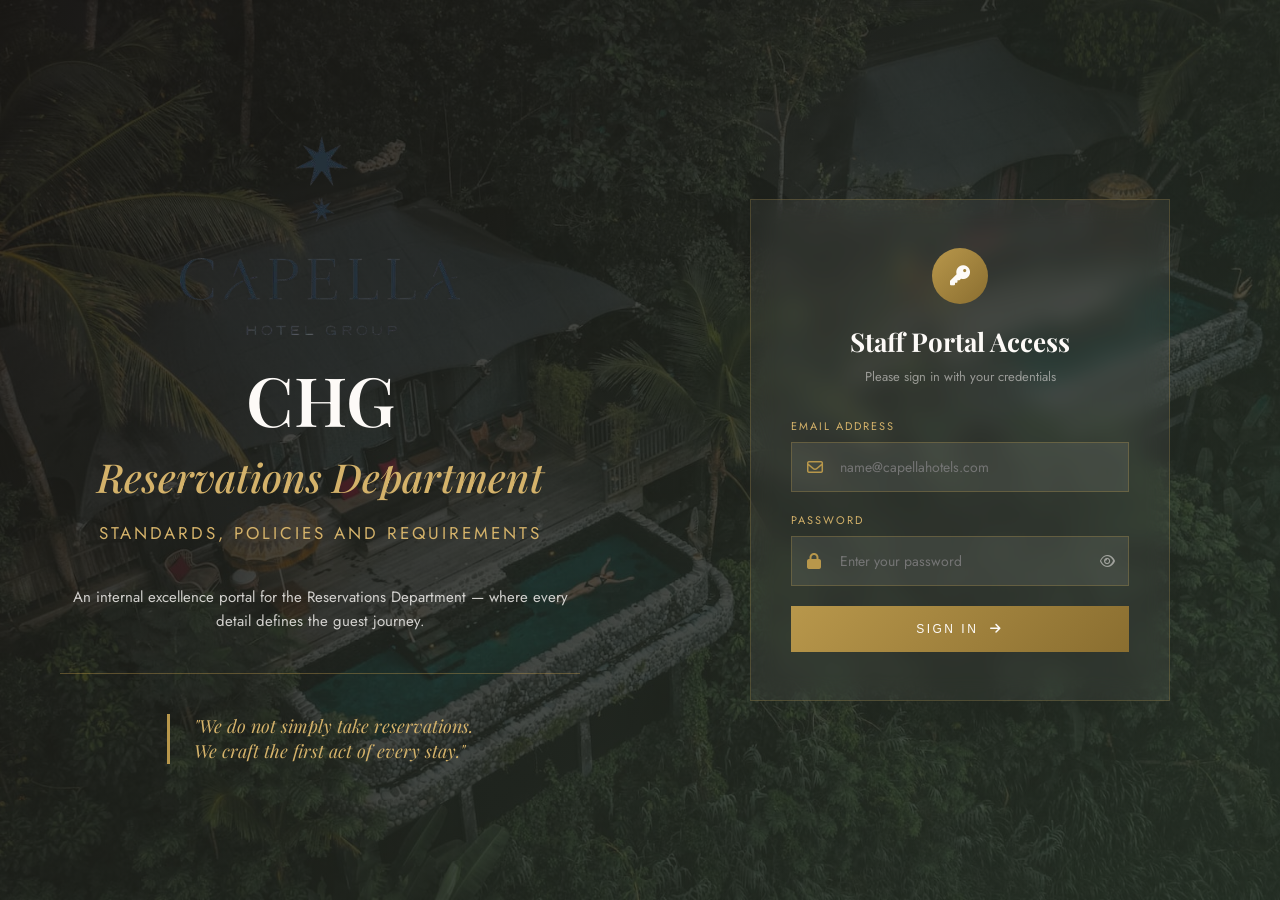
<file: Capella Ubud Bali Website/index.html>
<!DOCTYPE html>
<html lang="en">
<head>
  <meta charset="UTF-8" />
  <meta name="viewport" content="width=device-width, initial-scale=1.0"/>
  <title>CHG Reservations Standards – Login</title>
  <link href="https://fonts.googleapis.com/css2?family=Playfair+Display:ital,wght@0,400;0,500;0,600;1,400&family=Cormorant+Garamond:ital,wght@0,300;0,400;1,300&family=Jost:wght@300;400;500;600;700&display=swap" rel="stylesheet"/>
  <link rel="stylesheet" href="https://cdnjs.cloudflare.com/ajax/libs/font-awesome/6.5.0/css/all.min.css"/>
  <style>
    :root {
      --gold: #B8974B;
      --gold-light: #D4B26A;
      --gold-deep: #8A6E30;
      --white: #FDFAF7;
      --font-serif: 'Playfair Display', serif;
      --font-body: 'Jost', sans-serif;
    }

    * {
      margin: 0;
      padding: 0;
      box-sizing: border-box;
    }

    body.login-body {
      min-height: 100vh;
      overflow-y: auto;
      overflow-x: hidden;
      font-family: var(--font-body);
    }

    /* BACKGROUND */
    .login-bg {
      position: fixed;
      inset: 0;
      z-index: 0;
      background: url('logo/Backgroup-Index.jpg') center/cover no-repeat;
    }
    .login-bg-overlay {
      position: absolute;
      inset: 0;
      background: linear-gradient(135deg, rgba(26,22,20,0.85) 0%, rgba(42,51,40,0.8) 100%);
    }

    .login-wrapper {
      position: relative;
      z-index: 1;
      display: flex;
      min-height: 100vh;
      flex-wrap: wrap;
    }

    /* LEFT PANEL & RIGHT PANEL SAMA LEBAR */
    .login-brand-panel,
    .login-form-panel {
      flex: 1;
      display: flex;
      align-items: center;
      justify-content: center;
      padding: 60px;
      min-height: 100vh;
    }

    /* LEFT PANEL */
    .login-brand-content {
      max-width: 550px;
      width: 100%;
      text-align: center;
    }

    /* LOGO */
    .login-logo-top {
      margin-bottom: 30px;
      display: flex;
      justify-content: center;
    }
    .login-capella-logo {
      width: 280px;
      max-width: 80%;
      height: auto;
      object-fit: contain;
    }

    /* TULISAN */
    .big-chg {
      font-size: 68px;
      font-weight: 600;
      color: var(--white);
      font-family: var(--font-serif);
      line-height: 1;
      margin-bottom: 20px;
    }
    .big-dept {
      font-size: 40px;
      font-weight: 500;
      color: var(--gold-light);
      font-family: var(--font-serif);
      font-style: italic;
      line-height: 1.2;
      margin-bottom: 20px;
    }
    .big-standards {
      font-size: 17px;
      color: var(--gold-light);
      letter-spacing: 3px;
      text-transform: uppercase;
      font-family: var(--font-body);
      margin-bottom: 40px;
    }
    .big-sub {
      font-size: 15px;
      line-height: 1.6;
      color: rgba(253,250,247,0.8);
      margin-bottom: 40px;
    }
    .big-divider {
      height: 1px;
      background: rgba(184,151,75,0.4);
      margin-bottom: 40px;
    }
    .big-quote {
      font-family: var(--font-serif);
      font-style: italic;
      font-size: 18px;
      line-height: 1.4;
      color: var(--gold-light);
      border-left: 3px solid var(--gold);
      padding-left: 24px;
      display: inline-block;
      text-align: left;
    }

    /* RIGHT PANEL - LOGIN FORM */
    .login-form-card {
      width: 100%;
      max-width: 420px;
      background: rgba(253,250,247,0.05);
      border: 1px solid rgba(184,151,75,0.25);
      padding: 48px 40px;
      backdrop-filter: blur(12px);
    }
    .login-form-header {
      text-align: center;
      margin-bottom: 32px;
    }
    .login-logo-badge {
      width: 56px;
      height: 56px;
      border-radius: 50%;
      background: linear-gradient(135deg, var(--gold), var(--gold-deep));
      display: flex;
      align-items: center;
      justify-content: center;
      margin: 0 auto 20px;
      color: var(--white);
      font-size: 20px;
    }
    .login-form-title {
      font-size: 26px;
      color: var(--white);
      font-family: var(--font-serif);
      margin-bottom: 8px;
    }
    .login-form-sub {
      font-size: 13px;
      color: rgba(253,250,247,0.5);
    }
    .login-error {
      background: rgba(200,60,60,0.2);
      border: 1px solid rgba(200,60,60,0.5);
      padding: 12px;
      margin-bottom: 20px;
      color: #ff8a8a;
      font-size: 13px;
      display: flex;
      align-items: center;
      gap: 10px;
    }
    .form-group {
      display: flex;
      flex-direction: column;
      gap: 8px;
      margin-bottom: 20px;
    }
    .form-group label {
      font-size: 11px;
      letter-spacing: 2px;
      color: var(--gold-light);
      text-transform: uppercase;
    }
    .input-wrapper {
      position: relative;
    }
    .input-wrapper input {
      width: 100%;
      background: rgba(253,250,247,0.08);
      border: 1px solid rgba(184,151,75,0.3);
      padding: 14px 48px;
      color: var(--white);
      font-family: var(--font-body);
      font-size: 14px;
      outline: none;
    }
    .input-wrapper input:focus {
      border-color: var(--gold);
    }
    .input-icon {
      position: absolute;
      left: 16px;
      top: 50%;
      transform: translateY(-50%);
      color: var(--gold);
    }
    .toggle-pw {
      position: absolute;
      right: 14px;
      top: 50%;
      transform: translateY(-50%);
      color: rgba(253,250,247,0.5);
      background: none;
      border: none;
      cursor: pointer;
    }
    .login-btn {
      width: 100%;
      background: linear-gradient(135deg, var(--gold), var(--gold-deep));
      color: var(--white);
      padding: 16px;
      font-size: 12px;
      letter-spacing: 2.5px;
      text-transform: uppercase;
      display: flex;
      align-items: center;
      justify-content: center;
      gap: 12px;
      border: none;
      cursor: pointer;
      margin-top: 8px;
    }
    .login-btn:hover {
      opacity: 0.9;
    }

    @media (max-width: 900px) {
      .login-wrapper {
        flex-direction: column;
      }
      .login-brand-panel,
      .login-form-panel {
        min-height: auto;
        padding: 40px;
      }
      .login-brand-content {
        text-align: center;
      }
      .big-quote {
        text-align: left;
      }
      .login-capella-logo {
        width: 200px;
      }
      .big-chg {
        font-size: 52px;
      }
      .big-dept {
        font-size: 32px;
      }
    }
  </style>
</head>
<body class="login-body">

  <div class="login-bg">
    <div class="login-bg-overlay"></div>
  </div>

  <div class="login-wrapper">

    <!-- LEFT PANEL -->
    <div class="login-brand-panel">
      <div class="login-brand-content">
        
        <div class="login-logo-top">
          <img src="logo/logo-capella.png" alt="Capella Hotel Group" class="login-capella-logo">
        </div>

        <div class="login-big-text">
          <div class="big-chg">CHG</div>
          <div class="big-dept">Reservations Department</div>
          <div class="big-standards">Standards, Policies and Requirements</div>
          <div class="big-sub">An internal excellence portal for the Reservations Department — where every detail defines the guest journey.</div>
          <div class="big-divider"></div>
          <div class="big-quote">"We do not simply take reservations.<br/>We craft the first act of every stay."</div>
        </div>

      </div>
    </div>

    <!-- RIGHT PANEL - LOGIN FORM -->
    <div class="login-form-panel">
      <div class="login-form-card">
        <div class="login-form-header">
          <div class="login-logo-badge">
            <i class="fa-solid fa-key"></i>
          </div>
          <h2 class="login-form-title">Staff Portal Access</h2>
          <p class="login-form-sub">Please sign in with your credentials</p>
        </div>

        <div id="loginError" class="login-error" style="display:none;">
          <i class="fa-solid fa-circle-exclamation"></i>
          <span id="loginErrorMsg"></span>
        </div>

        <div class="login-form-body">
          <div class="form-group">
            <label for="loginEmail">Email Address</label>
            <div class="input-wrapper">
              <i class="fa-regular fa-envelope input-icon"></i>
              <input type="email" id="loginEmail" placeholder="name@capellahotels.com"/>
            </div>
          </div>

          <div class="form-group">
            <label for="loginPassword">Password</label>
            <div class="input-wrapper">
              <i class="fa-solid fa-lock input-icon"></i>
              <input type="password" id="loginPassword" placeholder="Enter your password"/>
              <button class="toggle-pw" type="button" onclick="togglePassword()">
                <i class="fa-regular fa-eye" id="pwEyeIcon"></i>
              </button>
            </div>
          </div>

          <button class="login-btn" onclick="handleLogin()">
            <span>Sign In</span>
            <i class="fa-solid fa-arrow-right"></i>
          </button>
        </div>

      </div>
    </div>

  </div>

  <script>
    const VALID_EMAIL_DOMAIN = '@capellahotels.com';
    const VALID_PASSWORD = 'aptx4869';
    const SESSION_KEY = 'chg_auth_session';

    function handleLogin() {
      const email = document.getElementById('loginEmail').value.trim().toLowerCase();
      const password = document.getElementById('loginPassword').value;
      const errorBox = document.getElementById('loginError');
      const errorMsg = document.getElementById('loginErrorMsg');

      errorBox.style.display = 'none';

      if (!email || !password) {
        errorMsg.textContent = 'Please enter both email and password.';
        errorBox.style.display = 'flex';
        return;
      }

      if (!email.endsWith(VALID_EMAIL_DOMAIN)) {
        errorMsg.textContent = 'Access restricted to @capellahotels.com email addresses only.';
        errorBox.style.display = 'flex';
        return;
      }

      if (password !== VALID_PASSWORD) {
        errorMsg.textContent = 'Incorrect password. Please try again.';
        errorBox.style.display = 'flex';
        return;
      }

      localStorage.setItem(SESSION_KEY, JSON.stringify({ email, loginTime: Date.now() }));
      window.location.href = 'home.html';
    }

    function togglePassword() {
      const input = document.getElementById('loginPassword');
      const icon = document.getElementById('pwEyeIcon');
      const isHidden = input.type === 'password';
      input.type = isHidden ? 'text' : 'password';
      icon.className = isHidden ? 'fa-regular fa-eye-slash' : 'fa-regular fa-eye';
    }
  </script>
</body>
</html>
</file>
<file: Capella Ubud Bali Website/style.css>
/* ============================================================
   CHG Reservations Standards — style.css
   Capella Ubud, Bali | Internal Portal
   Version: FINAL
   ============================================================ */

/* ─── CSS Variables ─────────────────────────────────────── */
:root {
  --gold:       #B8974B;
  --gold-light: #D4B26A;
  --gold-pale:  #F5EDD8;
  --gold-deep:  #8A6E30;
  --ink:        #1A1614;
  --ink-mid:    #3D3530;
  --ink-soft:   #5C5248;
  --sand:       #F7F3ED;
  --sand-deep:  #EDE5D8;
  --stone:      #C8BEB4;
  --white:      #FDFAF7;
  --green-mist: #3D4A3A;
  --green-deep: #2A3328;

  --font-serif:  'Playfair Display', 'Cormorant Garamond', Georgia, serif;
  --font-body:   'Jost', 'Helvetica Neue', sans-serif;

  --nav-h:  72px;
  --shadow: 0 8px 32px rgba(26,22,20,0.08);
  --shadow-lg: 0 20px 40px rgba(26,22,20,0.12);
}

/* ─── Reset ─────────────────────────────────────────────── */
*, *::before, *::after { box-sizing: border-box; margin: 0; padding: 0; }
html { scroll-behavior: smooth; }
body { 
  font-family: var(--font-body); 
  color: var(--ink); 
  background: var(--white); 
  -webkit-font-smoothing: antialiased;
  line-height: 1.6;
}
a { text-decoration: none; color: inherit; }
ul { list-style: none; }
img { display: block; width: 100%; }
button { cursor: pointer; border: none; background: none; font-family: inherit; }

/* ─── Typography ─────────────────────────────────────────── */
h1, h2, h3, h4 { font-family: var(--font-serif); font-weight: 500; line-height: 1.2; letter-spacing: -0.02em; }
p { line-height: 1.7; color: var(--ink-soft); }
em { font-style: italic; color: var(--gold); }

/* ─── Layout Utilities — FULL WIDTH ─────────────────────── */
.container { 
  max-width: 1400px; 
  margin: 0 auto; 
  padding: 0 60px; 
}
.container.narrow { 
  max-width: 1200px; 
}

@media (max-width: 1024px) { 
  .container { padding: 0 40px; } 
}
@media (max-width: 768px) { 
  .container { padding: 0 24px; } 
}

/* ============================================================
   LOGIN PAGE
   ============================================================ */
.login-body { min-height: 100vh; overflow: hidden; background: var(--green-deep); }

.login-bg {
  position: fixed; inset: 0; z-index: 0;
  background: url('https://images.unsplash.com/photo-1570737209810-87a8e7245f88?w=1600&q=80') center/cover no-repeat;
}
.login-bg-overlay {
  position: absolute; inset: 0;
  background: linear-gradient(135deg, rgba(26,22,20,0.92) 0%, rgba(42,51,40,0.85) 100%);
}
.login-bg-gradient {
  position: absolute; inset: 0;
  background: radial-gradient(ellipse at 30% 50%, rgba(184,151,75,0.12) 0%, transparent 60%);
}

.login-wrapper {
  position: relative; z-index: 1;
  display: flex; min-height: 100vh;
}

.login-brand-panel {
  flex: 1; display: flex; align-items: center; justify-content: center;
  padding: 60px 50px; border-right: 1px solid rgba(184,151,75,0.2);
}
.login-brand-content { max-width: 420px; color: var(--white); }
.login-ornament {
  display: flex; align-items: center; gap: 12px; margin-bottom: 24px;
}
.ornament-line { flex: 1; height: 1px; background: var(--gold); opacity: 0.6; }
.ornament-icon { color: var(--gold); font-size: 14px; }
.login-property-label {
  font-family: var(--font-body); font-size: 11px; letter-spacing: 4px;
  color: var(--gold-light); margin-bottom: 20px; font-weight: 400;
}
.login-brand-title {
  font-size: clamp(40px, 5vw, 64px); font-weight: 400; line-height: 1.1;
  color: var(--white); margin-bottom: 24px;
}
.login-brand-title em { color: var(--gold-light); display: block; }
.login-brand-sub {
  font-size: 15px; line-height: 1.7; color: rgba(253,250,247,0.65);
  margin-bottom: 32px;
}
.login-brand-divider { height: 1px; background: rgba(184,151,75,0.3); margin-bottom: 32px; }
.login-brand-quote {
  font-family: var(--font-serif); font-style: italic;
  font-size: 16px; line-height: 1.7; color: var(--gold-light);
  border-left: 2px solid var(--gold); padding-left: 20px;
}

.login-form-panel {
  width: 440px; display: flex; align-items: center; justify-content: center;
  padding: 40px 40px;
}
.login-form-card {
  width: 100%; background: rgba(253,250,247,0.04);
  border: 1px solid rgba(184,151,75,0.2);
  padding: 48px 40px; backdrop-filter: blur(20px);
  animation: fadeUp 0.8s ease forwards;
}
@keyframes fadeUp {
  from { opacity: 0; transform: translateY(30px); }
  to   { opacity: 1; transform: translateY(0); }
}
.login-form-header { text-align: center; margin-bottom: 32px; }
.login-logo-badge {
  width: 56px; height: 56px; border-radius: 50%;
  background: linear-gradient(135deg, var(--gold), var(--gold-deep));
  display: flex; align-items: center; justify-content: center;
  margin: 0 auto 20px; color: var(--white); font-size: 20px;
}
.login-form-title { font-size: 26px; color: var(--white); margin-bottom: 8px; }
.login-form-sub { font-size: 13px; color: rgba(253,250,247,0.5); letter-spacing: 1px; }

.login-error {
  background: rgba(200, 60, 60, 0.15); border: 1px solid rgba(200,60,60,0.4);
  padding: 12px 16px; margin-bottom: 20px; color: #ff8a8a;
  font-size: 13px; display: flex; align-items: center; gap: 10px;
}

.login-form-body { display: flex; flex-direction: column; gap: 20px; }
.form-group { display: flex; flex-direction: column; gap: 8px; }
.form-group label {
  font-size: 11px; letter-spacing: 2px; color: var(--gold-light);
  text-transform: uppercase; font-weight: 400;
}
.input-wrapper { position: relative; }
.input-wrapper input {
  width: 100%; background: rgba(253,250,247,0.07);
  border: 1px solid rgba(184,151,75,0.25);
  padding: 14px 48px; color: var(--white);
  font-family: var(--font-body); font-size: 14px;
  transition: border-color 0.3s, background 0.3s;
  outline: none;
}
.input-wrapper input:focus {
  border-color: var(--gold); background: rgba(184,151,75,0.08);
}
.input-icon {
  position: absolute; left: 16px; top: 50%; transform: translateY(-50%);
  color: var(--gold); font-size: 14px;
}
.toggle-pw {
  position: absolute; right: 14px; top: 50%; transform: translateY(-50%);
  color: rgba(253,250,247,0.4); font-size: 14px;
}
.toggle-pw:hover { color: var(--gold); }

.login-btn {
  margin-top: 8px; width: 100%;
  background: linear-gradient(135deg, var(--gold), var(--gold-deep));
  color: var(--white); padding: 16px 32px;
  font-family: var(--font-body); font-size: 12px;
  letter-spacing: 2.5px; text-transform: uppercase;
  display: flex; align-items: center; justify-content: center; gap: 12px;
  transition: opacity 0.3s, transform 0.2s;
}
.login-btn:hover { opacity: 0.88; transform: translateY(-1px); }

.login-form-footer {
  margin-top: 28px; text-align: center;
  font-size: 11px; color: rgba(253,250,247,0.3); letter-spacing: 1px;
  display: flex; flex-direction: column; gap: 6px;
}
.login-form-footer i { margin-right: 6px; color: var(--gold); }

@media (max-width: 960px) {
  .login-brand-panel { display: none; }
  .login-form-panel { width: 100%; padding: 40px 24px; }
}

/* ============================================================
   NAVIGATION
   ============================================================ */
.navbar {
  position: fixed; top: 0; left: 0; right: 0; z-index: 1000;
  height: var(--nav-h); background: var(--ink);
  border-bottom: 1px solid rgba(184,151,75,0.15);
  transition: box-shadow 0.3s;
}
.navbar.scrolled { box-shadow: 0 4px 20px rgba(26,22,20,0.3); }

.nav-inner {
  max-width: 1400px; margin: 0 auto; padding: 0 60px;
  height: 100%; display: flex; align-items: center; justify-content: space-between;
}
@media (max-width: 1024px) { .nav-inner { padding: 0 40px; } }
@media (max-width: 768px) { .nav-inner { padding: 0 24px; } }

.nav-logo {
  display: flex; align-items: center; gap: 10px;
  font-family: var(--font-body); font-size: 13px; letter-spacing: 2px;
  color: var(--white); text-transform: uppercase;
}
.nav-logo-mark { color: var(--gold); font-size: 16px; }
.nav-logo-text em { font-style: italic; color: var(--gold-light); font-family: var(--font-serif); }

.nav-menu {
  display: flex; align-items: center; gap: 4px;
}
.nav-link {
  font-size: 11px; letter-spacing: 1.5px; text-transform: uppercase;
  color: rgba(253,250,247,0.6); padding: 8px 16px;
  transition: color 0.2s;
  display: flex; align-items: center; gap: 6px;
}
.nav-link i { font-size: 10px; }
.nav-link:hover, .nav-link.active { color: var(--gold-light); }
.nav-logout {
  font-size: 11px; letter-spacing: 1.5px; text-transform: uppercase;
  color: rgba(253,250,247,0.5); padding: 8px 16px;
  border: 1px solid rgba(184,151,75,0.3); margin-left: 8px;
  transition: all 0.2s; display: flex; align-items: center; gap: 6px;
}
.nav-logout:hover { color: var(--gold); border-color: var(--gold); }

.nav-toggle {
  display: none; color: var(--white); font-size: 18px; padding: 8px;
}

@media (max-width: 1100px) {
  .nav-toggle { display: block; }
  .nav-menu {
    display: none; position: absolute; top: var(--nav-h); left: 0; right: 0;
    background: var(--ink); flex-direction: column; padding: 16px 0;
    border-top: 1px solid rgba(184,151,75,0.15); gap: 0;
  }
  .nav-menu.open { display: flex; }
  .nav-link { padding: 12px 24px; width: 100%; }
  .nav-logout { margin: 8px 24px; width: calc(100% - 48px); justify-content: center; }
}

/* ============================================================
   HERO (homepage) — DENGAN LOGO & TULISAN BESAR
   ============================================================ */
.hero {
  position: relative; height: 100vh; min-height: 680px;
  display: flex; align-items: center; justify-content: center;
  overflow: hidden;
}
.hero-bg {
  position: absolute; inset: 0;
  background: url('https://images.unsplash.com/photo-1540541338287-41700207dee6?w=1800&q=80') center/cover no-repeat;
}
.hero-overlay {
  position: absolute; inset: 0;
  background: linear-gradient(160deg, rgba(26,22,20,0.7) 0%, rgba(42,51,40,0.6) 100%);
}
.hero-content {
  position: relative; z-index: 2; text-align: center;
  padding: 0 24px;
  animation: heroReveal 1s ease forwards;
}
@keyframes heroReveal {
  from { opacity: 0; transform: translateY(40px); }
  to   { opacity: 1; transform: translateY(0); }
}

/* LOGO CAPELLA DI HERO */
.hero-logo {
  margin-bottom: 24px;
  display: flex;
  justify-content: center;
  align-items: center;
}
.hero-capella-logo {
  height: 80px;
  width: auto;
  object-fit: contain;
  filter: brightness(0) invert(1);
}

/* TULISAN RESERVATIONS DEPARTMENT - BESAR */
.hero-title {
  font-size: clamp(56px, 8vw, 98px);
  font-weight: 500;
  color: var(--white);
  line-height: 1.1;
  margin-bottom: 16px;
  letter-spacing: -0.02em;
}
.hero-title em {
  color: var(--gold-light);
  font-style: italic;
  font-weight: 400;
}

/* SUBTITLE STANDARDS, POLICIES AND REQUIREMENTS - BESAR */
.hero-subtitle {
  font-size: clamp(18px, 2.5vw, 24px);
  color: var(--gold-light);
  letter-spacing: 2px;
  text-transform: uppercase;
  margin-bottom: 40px;
  font-weight: 300;
  font-family: var(--font-body);
}

/* CTA BUTTON */
.hero-cta {
  display: inline-flex; align-items: center; gap: 12px;
  background: linear-gradient(135deg, var(--gold), var(--gold-deep));
  color: var(--white); padding: 16px 40px;
  font-size: 11px; letter-spacing: 2.5px; text-transform: uppercase;
  transition: opacity 0.3s, transform 0.2s;
}
.hero-cta:hover { opacity: 0.85; transform: translateY(-2px); }

/* SCROLL HINT - DAYU WIDYANTINI */
.hero-scroll-hint {
  position: absolute; bottom: 40px; left: 50%; transform: translateX(-50%);
  display: flex; flex-direction: column; align-items: center; gap: 8px;
  color: rgba(253,250,247,0.4); font-size: 10px; letter-spacing: 3px;
}
.hero-scroll-hint span {
  font-size: 11px;
  letter-spacing: 2px;
  text-transform: uppercase;
  color: var(--gold-light);
  font-weight: 300;
}
.scroll-line {
  width: 1px; height: 40px;
  background: linear-gradient(to bottom, var(--gold), transparent);
  animation: scrollPulse 2s infinite;
}
@keyframes scrollPulse {
  0%, 100% { opacity: 0.5; transform: scaleY(0.8); }
  50% { opacity: 1; transform: scaleY(1); }
}

/* ─── Welcome Strip ──────────────────────────────────────── */
.welcome-strip {
  background: var(--ink); padding: 20px 0;
  border-bottom: 1px solid rgba(184,151,75,0.15);
}
.welcome-strip-inner {
  display: flex; align-items: center; justify-content: center; gap: 40px;
  flex-wrap: wrap;
}
.strip-item {
  display: flex; align-items: center; gap: 10px;
  font-size: 11px; letter-spacing: 2px; text-transform: uppercase;
  color: rgba(253,250,247,0.55);
}
.strip-item i { color: var(--gold); }
.strip-divider { width: 1px; height: 20px; background: rgba(184,151,75,0.3); }
@media (max-width: 600px) { .strip-divider { display: none; } }

/* ─── Welcome Section ───────────────────────────────────── */
.section-welcome { padding: 100px 0; background: var(--sand); }
.welcome-grid {
  display: grid; grid-template-columns: 1fr 1fr; gap: 80px; align-items: center;
}
@media (max-width: 900px) { .welcome-grid { grid-template-columns: 1fr; gap: 48px; } }

.section-eyebrow {
  font-size: 12px; letter-spacing: 3px; text-transform: uppercase;
  color: var(--gold); margin-bottom: 16px;
}
.section-title {
  font-size: clamp(32px, 4vw, 48px); color: var(--ink);
  margin-bottom: 24px; line-height: 1.2;
}
.section-body { margin-bottom: 20px; font-size: 16px; }
.welcome-stat-row { display: flex; gap: 48px; margin-top: 40px; }
.welcome-stat { display: flex; flex-direction: column; gap: 4px; }
.stat-num { font-family: var(--font-serif); font-size: 42px; color: var(--gold); font-weight: 500; }
.stat-label { font-size: 12px; letter-spacing: 1.5px; text-transform: uppercase; color: var(--ink-soft); }

.welcome-image-block { position: relative; }
.welcome-image-frame {
  position: relative; overflow: hidden; border-radius: 4px;
}
.welcome-image-frame img { height: 480px; object-fit: cover; transition: transform 0.6s ease; }
.welcome-image-frame:hover img { transform: scale(1.02); }
.image-caption {
  position: absolute; bottom: 0; left: 0; right: 0;
  background: linear-gradient(to top, rgba(26,22,20,0.8), transparent);
  color: var(--gold-light); font-size: 12px; letter-spacing: 2px;
  text-transform: uppercase; padding: 24px 20px 16px;
}
.welcome-image-accent {
  position: absolute; bottom: -12px; right: -12px;
  width: 80%; height: 80%; border: 1px solid rgba(184,151,75,0.3);
  z-index: -1;
}

/* ─── Navigation Cards ──────────────────────────────────── */
.section-cards { padding: 100px 0; background: var(--white); }
.section-header.center { text-align: center; margin-bottom: 60px; }
.title-ornament {
  width: 60px; height: 2px; background: var(--gold);
  margin: 20px auto 0;
}
.cards-grid {
  display: grid; grid-template-columns: repeat(3, 1fr); gap: 32px;
}
@media (max-width: 1024px) { .cards-grid { grid-template-columns: repeat(2, 1fr); } }
@media (max-width: 640px) { .cards-grid { grid-template-columns: 1fr; } }

.nav-card {
  background: var(--white); padding: 32px;
  border: 1px solid var(--sand-deep);
  transition: all 0.3s ease;
}
.nav-card:hover {
  border-color: var(--gold-light);
  box-shadow: var(--shadow-lg);
  transform: translateY(-4px);
}
.nav-card-icon { font-size: 28px; color: var(--gold); margin-bottom: 20px; }
.nav-card-body h3 { font-size: 20px; color: var(--ink); margin-bottom: 12px; }
.nav-card-body p { font-size: 14px; color: var(--ink-soft); line-height: 1.6; }
.nav-card-arrow {
  margin-top: 24px; color: var(--gold); font-size: 14px;
  transition: transform 0.2s;
}
.nav-card:hover .nav-card-arrow { transform: translateX(6px); }

/* ─── Quote Banner ───────────────────────────────────────── */
.quote-banner {
  background: var(--ink); padding: 80px 0;
}
.quote-inner { text-align: center; max-width: 800px; margin: 0 auto; }
.quote-mark {
  font-family: var(--font-serif); font-size: 80px; color: var(--gold);
  opacity: 0.4; line-height: 0.6; margin-bottom: 20px;
}
.quote-inner blockquote {
  font-family: var(--font-serif); font-style: italic;
  font-size: clamp(20px, 3vw, 28px); color: var(--white);
  line-height: 1.5; margin-bottom: 20px;
}
.quote-inner cite { font-size: 12px; letter-spacing: 2px; color: var(--gold-light); text-transform: uppercase; }

/* ─── Footer ─────────────────────────────────────────────── */
.footer {
  background: var(--ink); padding: 60px 0 40px;
  border-top: 1px solid rgba(184,151,75,0.15);
}
.footer-inner { text-align: center; }
.footer-brand {
  display: flex; align-items: center; justify-content: center; gap: 10px;
  margin-bottom: 16px;
}
.footer-logo-icon { color: var(--gold); font-size: 18px; }
.footer-logo-text { font-size: 13px; letter-spacing: 2px; text-transform: uppercase; color: var(--white); }
.footer-logo-text em { color: var(--gold-light); }
.footer-property { font-size: 12px; color: var(--gold-light); letter-spacing: 2px; text-transform: uppercase; margin-bottom: 12px; }
.footer-note { font-size: 11px; color: rgba(253,250,247,0.3); margin-bottom: 8px; }
.footer-copy { font-size: 11px; color: rgba(253,250,247,0.25); }

/* ============================================================
   INNER PAGES
   ============================================================ */
.inner-page { padding-top: var(--nav-h); }

.page-hero {
  position: relative; height: 280px;
  display: flex; align-items: center; justify-content: center;
  overflow: hidden; background: var(--green-deep);
}
.page-hero-overlay {
  position: absolute; inset: 0;
  background: linear-gradient(160deg, rgba(26,22,20,0.85) 0%, rgba(42,51,40,0.8) 100%);
}
.page-hero-content { position: relative; z-index: 2; text-align: center; }
.ornament-row { display: flex; align-items: center; justify-content: center; gap: 20px; margin-bottom: 16px; }
.ornament-row .ornament-line { width: 60px; height: 1px; background: var(--gold); opacity: 0.6; }
.page-hero-eyebrow { font-size: 11px; letter-spacing: 4px; text-transform: uppercase; color: var(--gold-light); margin-bottom: 12px; }
.page-hero-title { font-size: clamp(36px, 5vw, 56px); color: var(--white); }
.page-hero-title em { color: var(--gold-light); }

/* ─── Page Main ─────────────────────────────────────────── */
.page-main { background: var(--sand); min-height: 60vh; }
.page-main .container.narrow { padding-top: 60px; padding-bottom: 80px; }

/* ─── Content Sections ──────────────────────────────────── */
.content-section { margin-bottom: 64px; }
.content-section > p { margin-bottom: 20px; font-size: 16px; }

.content-section-header {
  display: flex; align-items: center; gap: 16px;
  margin-bottom: 32px;
  padding-bottom: 16px;
  border-bottom: 2px solid var(--gold-light);
}
.cs-icon {
  width: 48px; height: 48px; border-radius: 50%;
  background: linear-gradient(135deg, var(--gold), var(--gold-deep));
  display: flex; align-items: center; justify-content: center;
  color: var(--white); font-size: 18px; flex-shrink: 0;
}
.content-section-header h2 { font-size: clamp(24px, 3vw, 32px); color: var(--ink); }

/* ─── Content Cards ─────────────────────────────────────── */
.content-card {
  background: var(--white); padding: 32px 40px;
  margin-bottom: 28px;
  border-left: 4px solid var(--gold);
}
.highlight-card {
  background: var(--ink);
  border-left-color: var(--gold-light);
}
.highlight-card .highlight-text {
  font-family: var(--font-serif); font-style: italic;
  font-size: 20px; color: var(--gold-light); line-height: 1.6;
}
.highlight-card.secondary { background: var(--green-deep); }

/* ─── Mission Pillars ───────────────────────────────────── */
.mission-pillars {
  display: grid; grid-template-columns: repeat(2, 1fr); gap: 28px; margin-top: 28px;
}
@media (max-width: 768px) { .mission-pillars { grid-template-columns: 1fr; } }
.pillar-card {
  background: var(--white); padding: 32px;
  border: 1px solid var(--sand-deep);
  transition: all 0.3s;
}
.pillar-card:hover { border-color: var(--gold-light); box-shadow: var(--shadow); }
.pillar-icon { font-size: 28px; color: var(--gold); margin-bottom: 16px; }
.pillar-card h4 { font-size: 18px; color: var(--ink); margin-bottom: 12px; }
.pillar-card p { font-size: 14px; line-height: 1.6; }

/* ─── Philosophy List ───────────────────────────────────── */
.philosophy-list { display: flex; flex-direction: column; gap: 20px; }
.philo-item {
  display: flex; gap: 28px; align-items: flex-start;
  background: var(--white); padding: 28px 32px;
  border: 1px solid var(--sand-deep);
}
.philo-num {
  font-family: var(--font-serif); font-size: 48px; font-weight: 400;
  color: rgba(184,151,75,0.3); line-height: 1; flex-shrink: 0; min-width: 64px;
}
.philo-body h4 { font-size: 18px; color: var(--ink); margin-bottom: 8px; }
.philo-body p { font-size: 14px; }

/* ─── Focus Areas ───────────────────────────────────────── */
.focus-areas {
  display: grid; grid-template-columns: repeat(2, 1fr); gap: 16px; margin-top: 28px;
}
@media (max-width: 640px) { .focus-areas { grid-template-columns: 1fr; } }
.focus-item {
  display: flex; align-items: center; gap: 12px;
  font-size: 14px; color: var(--ink-soft); background: var(--white);
  padding: 16px 20px; border: 1px solid var(--sand-deep);
}
.focus-item i { color: var(--gold); font-size: 14px; }

/* ─── Tables ────────────────────────────────────────────── */
.standards-table-wrapper { overflow-x: auto; margin: 28px 0; }
.standards-table { width: 100%; border-collapse: collapse; background: var(--white); }
.standards-table th {
  background: var(--ink); color: var(--gold-light);
  font-size: 12px; letter-spacing: 1px; text-transform: uppercase;
  padding: 16px 20px; text-align: left; font-weight: 500;
}
.standards-table td {
  padding: 14px 20px; font-size: 14px; color: var(--ink-soft);
  border-bottom: 1px solid var(--sand-deep);
}

/* ─── Tip Box ───────────────────────────────────────────── */
.tip-box {
  display: flex; gap: 16px; align-items: flex-start;
  background: rgba(184,151,75,0.08);
  padding: 20px 24px; margin: 24px 0;
  border-left: 3px solid var(--gold);
}
.tip-box i { color: var(--gold); font-size: 18px; flex-shrink: 0; }
.tip-box p { font-size: 14px; }
.tip-box.warning { background: rgba(220,150,50,0.08); border-left-color: #D4924A; }

/* ─── Call Flow ─────────────────────────────────────────── */
.call-flow { display: flex; flex-direction: column; gap: 12px; }
.call-step {
  display: flex; gap: 24px; align-items: flex-start;
  background: var(--white); padding: 24px 28px;
  border: 1px solid var(--sand-deep);
}
.call-step-num {
  font-family: var(--font-serif); font-size: 32px; font-weight: 400;
  color: var(--gold); line-height: 1; flex-shrink: 0; min-width: 44px;
}
.call-step-body h4 { font-size: 17px; color: var(--ink); margin-bottom: 8px; }
.call-step-body p { font-size: 14px; }

/* ─── Script Blocks ─────────────────────────────────────── */
.script-blocks { display: grid; grid-template-columns: 1fr 1fr; gap: 28px; margin-top: 24px; }
@media (max-width: 768px) { .script-blocks { grid-template-columns: 1fr; } }
.script-block { background: var(--white); padding: 28px; border: 1px solid var(--sand-deep); }
.script-label {
  font-size: 12px; letter-spacing: 2px; text-transform: uppercase;
  margin-bottom: 20px; display: flex; align-items: center; gap: 8px;
  font-weight: 500;
}
.script-label { color: #5a9a5a; }
.script-label.avoid { color: #b55; }
.script-list { display: flex; flex-direction: column; gap: 10px; }
.script-list li { font-size: 14px; padding: 10px 14px; }
.script-list.good li { background: rgba(90,154,90,0.06); border-left: 3px solid #5a9a5a; }
.script-list.bad li { background: rgba(180,80,80,0.06); border-left: 3px solid #b55; }

/* ─── VIP Cards ─────────────────────────────────────────── */
.vip-cards { display: flex; flex-direction: column; gap: 24px; }
.vip-card {
  background: var(--white); border: 1px solid var(--sand-deep);
  overflow: hidden;
}
.vip-card-header {
  display: flex; align-items: center; gap: 20px;
  padding: 24px 28px; border-bottom: 1px solid var(--sand-deep);
}
.vip-badge {
  padding: 8px 18px; font-size: 12px; letter-spacing: 2px;
  text-transform: uppercase; font-weight: 600;
  background: var(--gold); color: var(--white); border-radius: 2px;
}
.vip-card-header h3 { font-size: 20px; color: var(--ink); }
.vip-card-body { padding: 24px 28px; }
.vip-perks { display: flex; flex-direction: column; gap: 10px; margin-top: 16px; }
.vip-perks li { display: flex; align-items: center; gap: 12px; font-size: 14px; color: var(--ink-soft); }
.vip-perks li i { color: var(--gold); width: 18px; }

/* ─── Segment Blocks ────────────────────────────────────── */
.segment-blocks { display: flex; flex-direction: column; gap: 32px; }
.segment-block {
  background: var(--white); border: 1px solid var(--sand-deep);
}
.segment-header {
  display: flex; align-items: center; gap: 20px;
  padding: 24px 28px; background: var(--ink);
}
.segment-icon { font-size: 24px; color: var(--gold); }
.segment-header h3 { font-size: 22px; color: var(--white); }
.segment-code { font-size: 11px; letter-spacing: 2px; color: var(--gold-light); margin-top: 4px; display: block; }
.segment-block > p { padding: 24px 28px 0; font-size: 15px; }
.segment-details { display: grid; grid-template-columns: 1fr 1fr; gap: 28px; padding: 24px 28px; }
@media (max-width: 640px) { .segment-details { grid-template-columns: 1fr; } }
.segment-detail-col h5 { font-size: 13px; letter-spacing: 1.5px; text-transform: uppercase; color: var(--gold); margin-bottom: 12px; }
.segment-detail-col li { font-size: 13px; color: var(--ink-soft); padding-left: 14px; margin-bottom: 6px; position: relative; }
.segment-detail-col li::before { content: '—'; position: absolute; left: 0; color: var(--gold); }
.segment-approach {
  margin: 0 28px 28px; background: var(--sand); padding: 20px 24px;
  border: 1px solid var(--sand-deep);
}

/* ─── Forbes Standards Grid ─────────────────────────────── */
.forbes-standards-grid { display: grid; grid-template-columns: repeat(3, 1fr); gap: 28px; margin-top: 28px; }
@media (max-width: 900px) { .forbes-standards-grid { grid-template-columns: repeat(2, 1fr); } }
@media (max-width: 560px) { .forbes-standards-grid { grid-template-columns: 1fr; } }
.forbes-standard-card { background: var(--white); padding: 32px; border: 1px solid var(--sand-deep); }
.fsc-num {
  font-family: var(--font-serif); font-size: 48px; font-weight: 400;
  color: rgba(184,151,75,0.2); line-height: 1; margin-bottom: 12px;
}
.forbes-standard-card h4 { font-size: 18px; color: var(--ink); margin-bottom: 12px; }

/* ─── Scroll Animation ──────────────────────────────────── */
.content-section {
  opacity: 0; transform: translateY(24px);
  transition: opacity 0.6s ease, transform 0.6s ease;
}
.content-section.visible { opacity: 1; transform: translateY(0); }
</file>
